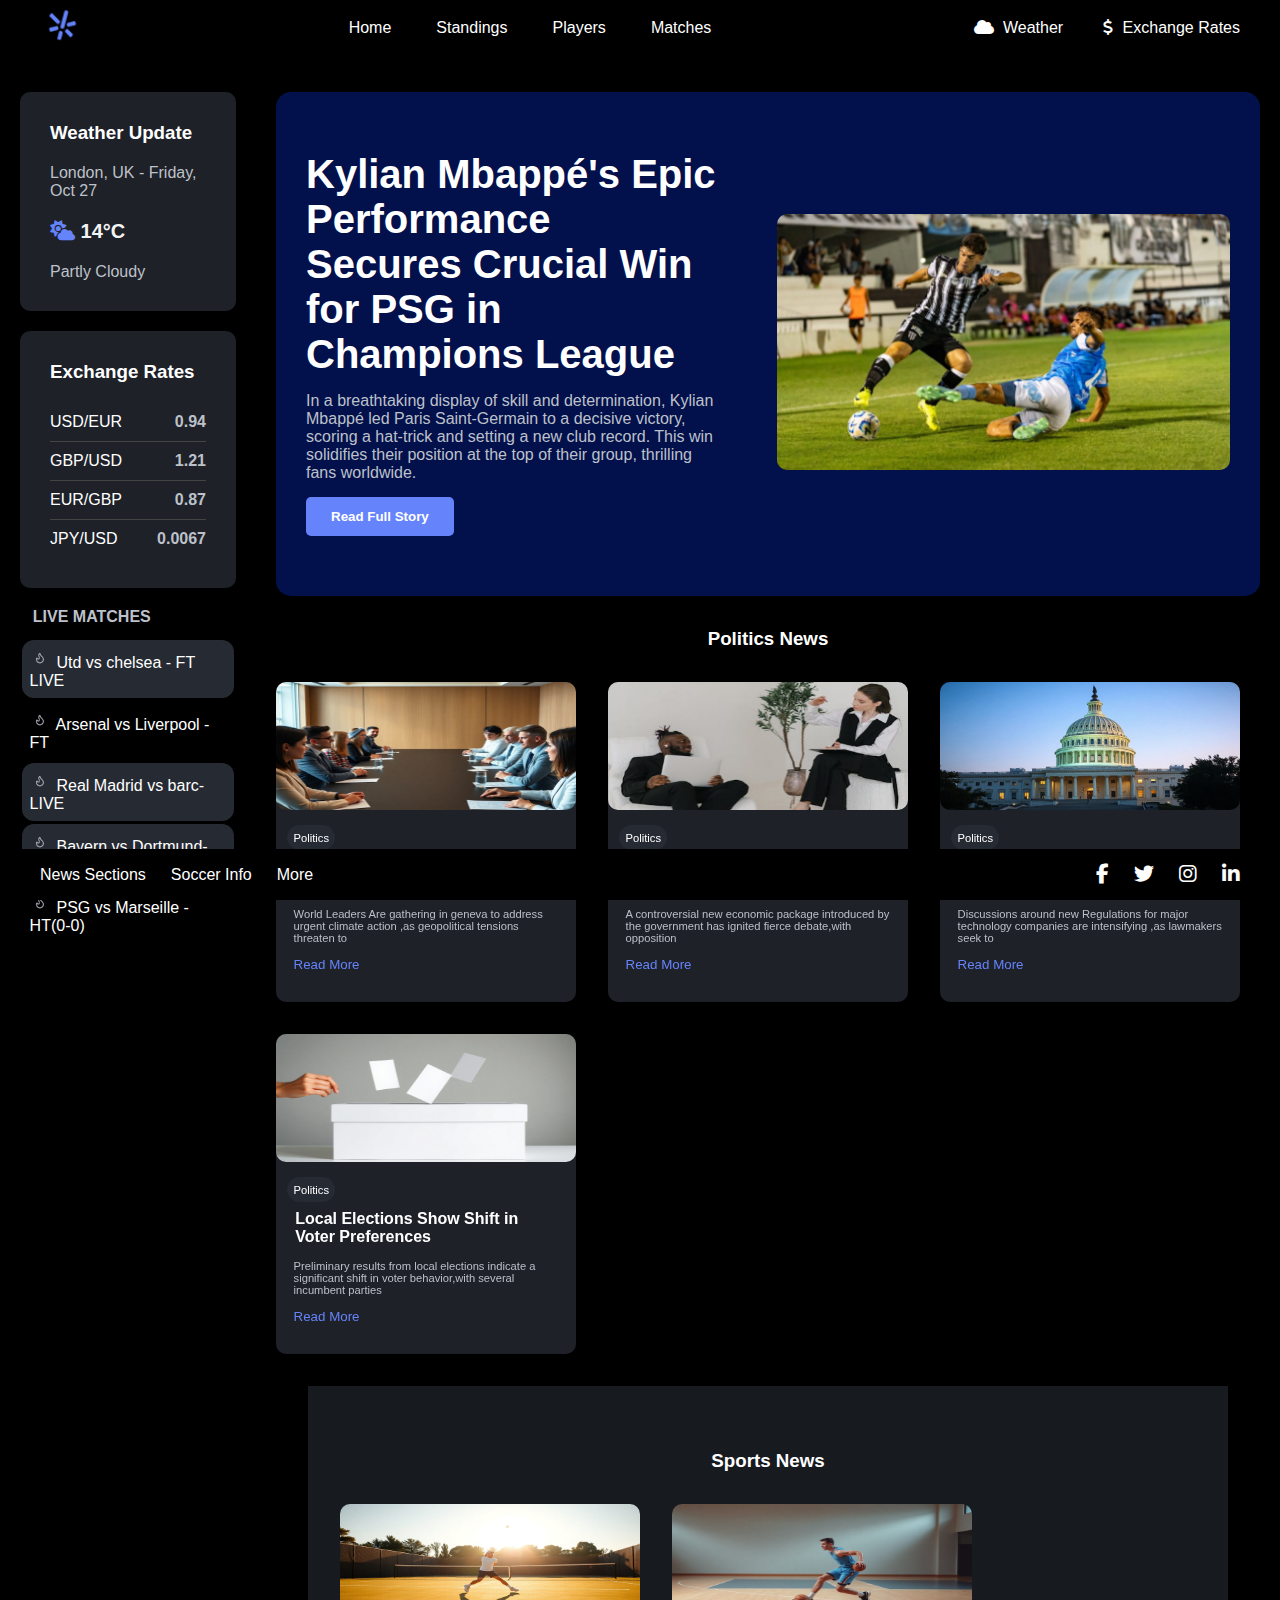
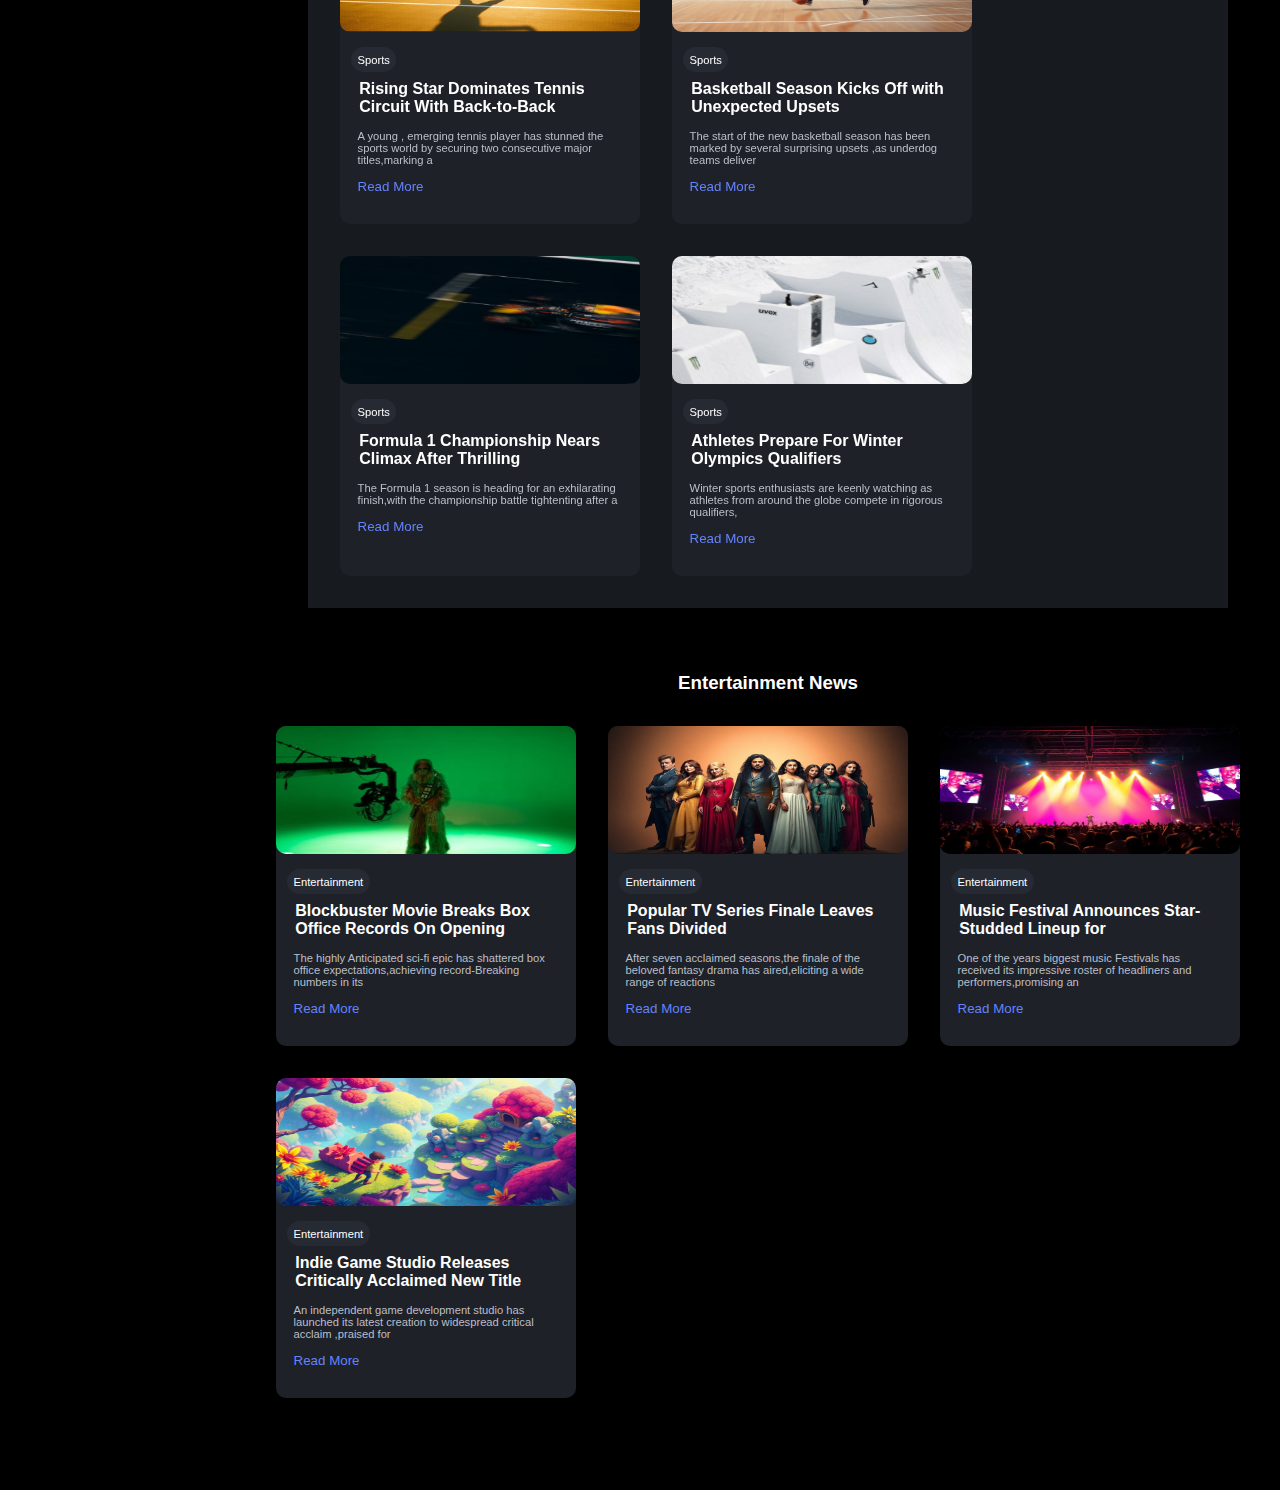
<file: homepage2.html>
<!DOCTYPE html>
<html lang="en">
<head>
    <meta charset="UTF-8">
    <meta name="viewport" content="width=device-width, initial-scale=1.0">
    <title>Football and News Website</title>
    <link rel="stylesheet" href="style2.css">
    <link rel="stylesheet" href="https://cdnjs.cloudflare.com/ajax/libs/font-awesome/6.6.0/css/all.min.css">

</head>
<body>
    <nav class="navbar">
        <div id="logo"><a href="#"><img src="imgs/Selection.png" alt=""></a></div>
        <ul class="nav-links">
            <li><a href="#">Home</a></li>
            <li><a href="#">Standings</a></li>
            <li><a href="#">Players</a></li>
            <li><a href="#">Matches</a></li>
        </ul>
        <ul class="right-links">
            <li><a href="#"><i class="fa-solid fa-cloud"></i> Weather</a></li>
            <li><a href="#"><i class="fa-solid fa-dollar-sign"></i> Exchange Rates</a></li>
        </ul>
    </nav>

    <div class="layout">
        <aside class="side-bar">
            <div class="weather-update">
                <h3>Weather Update</h3>
                <p>London, UK - Friday, Oct 27</p>
                <p id="degree"><i class="fa-solid fa-cloud-sun"></i> 14°C</p>
                <p>Partly Cloudy</p>
            </div>
            <div class="exchange-rates">
                <h3>Exchange Rates</h3>
                <div class="exchange-row">
                    <span class="currency">USD/EUR</span>
                    <span class="rate">0.94</span>
                </div>
                <div class="exchange-row">
                    <span class="currency">GBP/USD</span>
                    <span class="rate">1.21</span>
                </div>
                <div class="exchange-row">
                    <span class="currency">EUR/GBP</span>
                    <span class="rate">0.87</span>
                </div>
                <div class="exchange-row">
                    <span class="currency">JPY/USD</span>
                    <span class="rate">0.0067</span>
                </div>
            </div>
            <div class="live-matches">
                
            </div>

<div class="liveMatches">
<p  class="color-faded headOfMatch">LIVE MATCHES</p>
<div class="matches">
<div class="match backfaded"> <img src="./imgs/Selection (13).png"> Utd vs chelsea - FT <span>LIVE</span></div>
<div class="match "> <img src="./imgs/Selection (13).png"> Arsenal vs Liverpool - FT</div>
<div class="match backfaded"><img src="./imgs/Selection (13).png"> Real Madrid vs barc-<span>LIVE</span></div>
<div class="match backfaded"><img src="./imgs/Selection (13).png"> Bayern vs Dortmund-<span>LIVE</span></div>
<div class="match"><img src="./imgs/Selection (13).png"> PSG vs Marseille -HT(0-0)</div>
</div>

</div>



        </aside>
        <div class="main">
            <header>
                <div class="left-content">
                    <h1>Kylian Mbappé's Epic Performance Secures Crucial Win for PSG in Champions League</h1>
                    <p>In a breathtaking display of skill and determination, Kylian Mbappé led Paris Saint-Germain to a decisive victory, scoring a hat-trick and setting a new club record. This win solidifies their position at the top of their group, thrilling fans worldwide.</p>
                    <button>Read Full Story</button>
                </div>
                <div class="right-content">
                    <img src="imgs/Selection(1).png" alt="">
                </div>
            </header>
       
           
<h3 class="head"> Politics News</h3>
<section class="one-three">
<div class="cards">

<div class="card">

<img src="./imgs/Selection (1).png" class="img-card" alt="news1">

<div class="details">
    <div class="politics">
<p>Politics</p>
    </div>
<div class="headOfSection">Global Leaders Convene for climate Summit Amid Rising</div>
<p>World Leaders Are gathering in geneva to address urgent climate action ,as geopolitical tensions threaten to</p>
<button>Read More</button>
</div>
</div>


<div class="card">
<img src="./imgs/Selection (2).png" class="img-card" alt="news1">
<div class="details">
    <div class="politics">
<p>Politics</p>
    </div>
<div class="headOfSection">New Economic Policy sparks Debate in parliament</div>
<p>A controversial new economic package introduced by the government has ignited fierce debate,with opposition</p>
<button>Read More</button>
</div>
</div>

<div class="card">
<img src="./imgs/Selection (3).png" class="img-card" alt="news1">
<div class="details">
    <div class="politics">
<p>Politics</p>
    </div>
<div class="headOfSection">Tech Regulation Takes Center Stage in Washington D.C.</div>
<p>Discussions around new Regulations for major technology companies are intensifying ,as lawmakers seek to</p>
<button>Read More</button>
</div>
</div>

<div class="card">
<img src="./imgs/Selection (4).png" class="img-card"  alt="news1">
<div class="details">
    <div class="politics">
<p>Politics</p>
    </div>
<div class="headOfSection">Local Elections Show Shift in Voter Preferences</div>
<p>Preliminary results from local elections indicate a significant shift in voter behavior,with several incumbent parties</p>
<button>Read More</button>
</div>
</div>
</div>

</section>
           

<div class="full-two">
    <h3 class="head"> Sports News</h3>
<section class="one-three">
<div class="cards">

<div class="card">

<img src="./imgs/Selection (9).png" class="img-card" alt="news1">

<div class="details">
    <div class="sports">
<p>Sports</p>
    </div>
<div class="headOfSection">Rising Star Dominates Tennis Circuit With Back-to-Back</div>
<p>A young , emerging tennis player has stunned the sports world by securing two consecutive major titles,marking a </p>
<button>Read More</button>
</div>
</div>


<div class="card">
<img src="./imgs/Selection (10).png" class="img-card" alt="news1">
<div class="details">
    <div class="sports">
<p>Sports</p>
    </div>
<div class="headOfSection">Basketball Season Kicks Off with Unexpected Upsets</div>
<p>The start of the new basketball season has been marked by several surprising upsets ,as underdog teams deliver</p>
<button>Read More</button>
</div>
</div>

<div class="card">
<img src="./imgs/Selection (11).png" class="img-card" alt="news1">
<div class="details">
    <div class="sports">
<p>Sports</p>
    </div>
<div class="headOfSection">Formula 1 Championship Nears Climax After Thrilling</div>
<p>The Formula 1 season is heading for an exhilarating finish,with the championship battle tightenting after a</p>
<button>Read More</button>
</div>
</div>

<div class="card">
<img src="./imgs/Selection (12).png" class="img-card"  alt="news1">
<div class="details">
    <div class="sports">
<p>Sports</p>
    </div>
<div class="headOfSection">Athletes Prepare For Winter Olympics Qualifiers</div>
<p>Winter sports enthusiasts are keenly watching as athletes from around the globe compete in rigorous qualifiers,</p>
<button>Read More</button>
</div>
</div>
</div>

</section>
</div>
<h3 class="head"> Entertainment News</h3>
<section class="one-three">
<div class="cards">

<div class="card">

<img src="./imgs/Selection (6).png" class="img-card" alt="news1">

<div class="details">
    <div class="Entertainment">
<p>Entertainment</p>
    </div>
<div class="headOfSection">Blockbuster Movie Breaks Box Office Records On Opening</div>
<p>The highly Anticipated sci-fi epic has shattered box office expectations,achieving record-Breaking numbers in its</p>
<button>Read More</button>
</div>
</div>


<div class="card">
<img src="./imgs/Selection (7).png" class="img-card" alt="news1">
<div class="details">
    <div class="Entertainment">
<p>Entertainment</p>
    </div>
<div class="headOfSection">Popular TV Series Finale Leaves Fans Divided</div>
<p>After seven acclaimed seasons,the finale of the beloved fantasy drama has aired,eliciting a wide range of reactions</p>
<button>Read More</button>
</div>
</div>

<div class="card">
<img src="./imgs/Selection (8).png" class="img-card" alt="news1">
<div class="details">
    <div class="Entertainment">
<p>Entertainment</p>
    </div>
<div class="headOfSection">Music Festival Announces Star-Studded Lineup for</div>
<p>One of the years biggest music Festivals has received its impressive roster of headliners and performers,promising an</p>
<button>Read More</button>
</div>
</div>

<div class="card">
<img src="./imgs/Selection (5).png" class="img-card"  alt="news1">
<div class="details">
    <div class="Entertainment">
<p>Entertainment</p>
    </div>
<div class="headOfSection">Indie Game Studio Releases Critically Acclaimed New Title</div>
<p>An independent game development studio has launched its latest creation to widespread critical acclaim ,praised for</p>
<button>Read More</button>
</div>
</div>
</div>

</section>



    </div>

    <footer class="footer">
        <ul class="left-footer">
            <li><a href="#">News Sections</a></li>
            <li><a href="#">Soccer Info</a></li>
            <li><a href="#">More</a></li>
        </ul>
        <ul class="right-footer">
            <li><a href="#"><i class="fa-brands fa-facebook-f"></i></a></li>
            <li><a href="#"><i class="fa-brands fa-twitter"></i></a></li>
            <li><a href="#"><i class="fa-brands fa-instagram"></i></a></li>
            <li><a href="#"><i class="fa-brands fa-linkedin-in"></i></a></li>
        </ul>
    </footer>
</body>
</html>
</file>
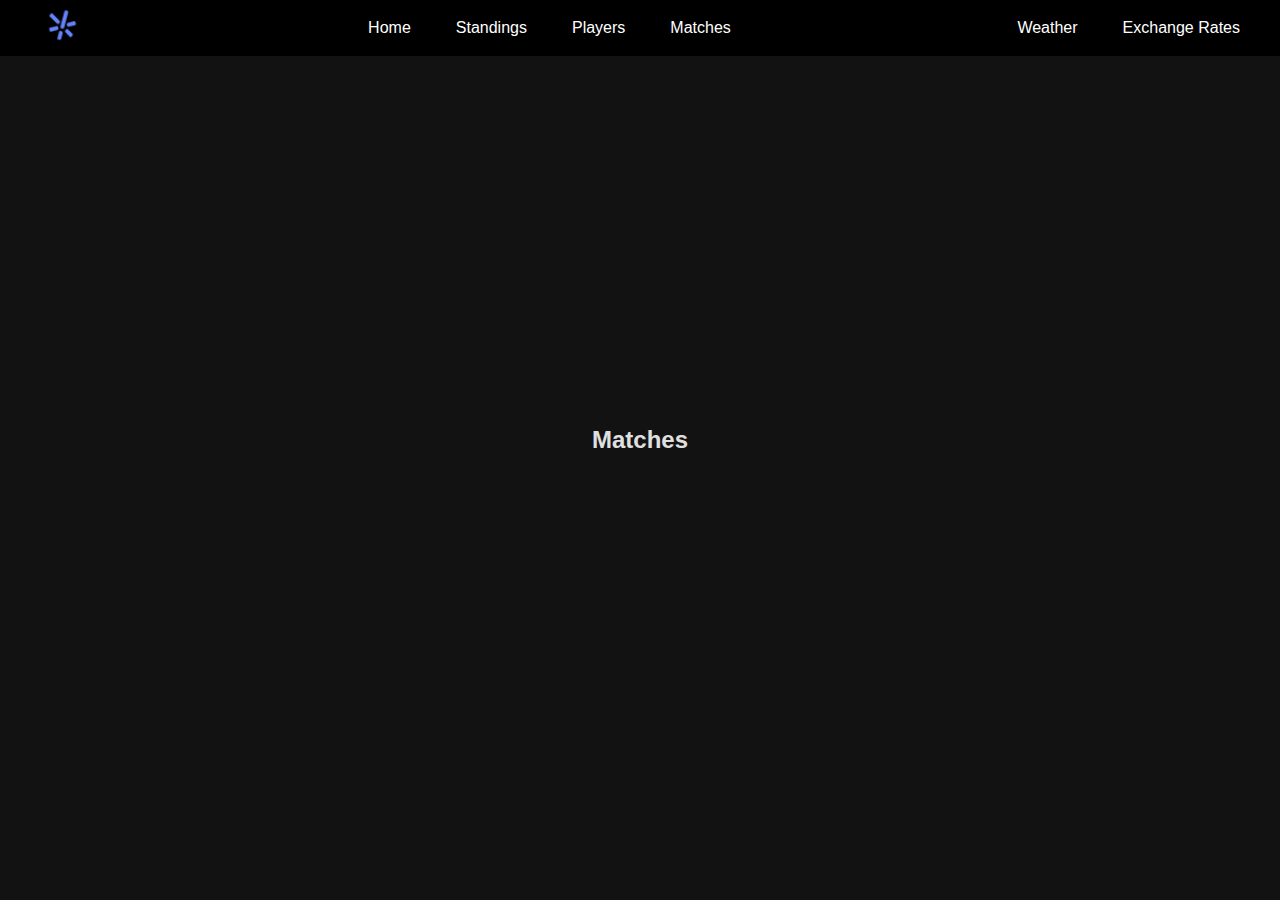
<file: matches.html>
<!DOCTYPE html>
<html lang="en">
<head>
    <meta charset="UTF-8">
    <meta name="viewport" content="width=device-width, initial-scale=1.0">
    <title>Matches</title>
    <link rel="stylesheet" href="./styles/style.css">
    <style>
    
    *{
        padding: 0px;
        margin: 0px;
        box-sizing: border-box;
    }
    /*
    some body styles overwrite in style.css because it effect the matches page ==== 
    */
    body::before {
        display: initial !important;
    }
    body {
      padding-bottom: 0px !important;  
    }

    .container {
        font-family:  'Poppins', sans-serif;
        background-color: #121212; 
        color: #ffffff;
        display: flex;
        justify-content: center;
        align-items: center;
        min-height: 100vh;
        margin: 0;
    }
    
   
    .matches-section {
        width: 100%;
        max-width: 600px;
        padding: 20px;
    }
    
    .section-title {
        text-align: center;
        font-size: 24px;
        font-weight: 600;
        margin-bottom: 20px;
        color: #e0e0e0;
    }
    
    #matches-container {
        display: flex;
        flex-direction: column;
        gap: 15px;
    }
    
    .match-card {
        background-color: #1e1e1e;
        border-radius: 12px;
        border: 1px solid #333;
        overflow: hidden;
    }
    .match-card-container {
        padding: 16px;

        display: flex;
        justify-content: space-between;
        align-items: center;
    } 
    
    .team {
        display: flex;
        flex-direction: column;
        flex: 1; /* Each team takes equal space */
        text-align: center;
        font-size: 16px;
        font-weight: 500;
        align-items: center;
    }

    
    .match-info {
        display: flex;
        flex-direction: column;
        align-items: center;
        margin: 0 20px;
    }
    
    .score {
        font-size: 28px;
        font-weight: bold;
        letter-spacing: 2px;
    }
    .league-container {
        display:flex;
        flex-direction:column;
        gap:5px;
        align-items:center;
        justify-content:center;
        margin-bottom: 30px;
    }
    .league-container img {
        max-width: 100%;
    }
    
    .match-status {
        font-size: 12px;
        color: #aaa;
        margin-top: 4px;
        background-color: #333;
        padding: 2px 8px;
        border-radius: 8px;
    }
    .league-description {
        padding: 5px;
        font-weight: bold;
        font-size: 20px;
    }
    .team-img {
        margin-bottom: 20px;
        max-width: 70%;
    }
    </style>
</head>
<body>
    
    <nav class="navbar">
        <div id="logo"><a href="#"><img src="imgs/Selection.png" alt=""></a></div>
        <ul class="nav-links">
            <li><a href="#">Home</a></li>
            <li><a href="#">Standings</a></li>
            <li><a href="players.html">Players</a></li>
            <li><a href="matches.html">Matches</a></li>
        </ul>
        <ul class="right-links">
            <li><a href="#"><i class="fa-solid fa-cloud"></i> Weather</a></li>
            <li><a href="#"><i class="fa-solid fa-dollar-sign"></i> Exchange Rates</a></li>
        </ul>

    </nav>
    <div class="container">
        <section class="matches-section">
            <h2 class="section-title">Matches</h2>
            <div id="matches-container">
                
            </div>
        </section>
    </div>


    <script>
// Wait for the HTML document to be fully loaded
 function formatDate(date) {
  date = new Date(date)
  const year = date.getFullYear();
  const month = String(date.getMonth() + 1).padStart(2, '0');
  const day = String(date.getDate()).padStart(2, '0');
  return `${year}-${month}-${day}`;
}
document.addEventListener('DOMContentLoaded', async() => {

    const data = await (await fetch(`https://apiv2.allsportsapi.com/football/?met=Fixtures&APIkey=06b4fde147590190ce297cfbce977d4a422fbb11f9f9ad180a397a9065ac61e9&leagueId=152&from=${formatDate((new Date()) - 1000 * 60 * 60 * 24 * 30)}&to=${formatDate((new Date()))}`)).json()
    const err = !data.success
    console.log(err)
    console.log(data)

    // Sample data for the matches. You could get this from an API later.
    // const matchesData = [
    //     {   league:"Premier League",
    //         leagueLogo:"https://apiv2.allsportsapi.com/logo/logo_leagues/152_premier-league.png",
    //         homeTeamLogo:"https://apiv2.allsportsapi.com/logo/3086_brentford.jpg",
    //         awayTeamLogo:"https://apiv2.allsportsapi.com/logo/80_manchester-city.jpg",

    //         leagueLogo:"https://apiv2.allsportsapi.com/logo/logo_leagues/152_premier-league.png",

    //         homeTeam: 'Team A',
    //         awayTeam: 'Team B',
    //         homeScore: 2,
    //         awayScore: 1,
    //         status: 'FT' // Full Time
    //     },
    //     { league:"Premier League",
    //       leagueLogo:"https://apiv2.allsportsapi.com/logo/logo_leagues/152_premier-league.png",

    //         homeTeam: 'Team C',
    //         awayTeam: 'Team D',
    //         homeScore: 0,
    //         awayScore: 0,
    //         status: "18:00" // Kick-off time
    //     },
    //     { league:"Premier League",
    //       leagueLogo:"https://apiv2.allsportsapi.com/logo/logo_leagues/152_premier-league.png",

    //         homeTeam: 'Team E',
    //         awayTeam: 'Team F',
    //         homeScore: 1,
    //         awayScore: 1,
    //         status: "LIVE" // Live match
    //     }
    // ];
    let MatchesDATA;
    // Find the container element in the HTML
    const matchesContainer = document.getElementById('matches-container');
    if(!err){
      MatchesDATA = data.result

    }
    // Function to generate and display all match cards
    function renderMatches() {
        // Clear any existing content
        matchesContainer.innerHTML = '';
        // Loop through each match in our data array

        MatchesDATA.forEach(match => {
            // Create a new div element for the match card
            const result = match.event_ft_result.split(" - ")
            const matchCard = document.createElement('div');
            matchCard.classList.add('match-card');
            console.log(match)
            // Set the inner HTML of the card using the match data
            matchCard.innerHTML = `
              <div class="league-container ">
              <img src="${match.league_logo}"/>
              <p class="league-description">${match.league_name}</p>
              </div>
              <div class="match-card-container">

                <div class="team home-team">
                <img class='team-img' src="${match.home_team_logo}"/>
                ${match.event_home_team}</div>
                <div class="match-info">
                    <div class="score">${result[0]} : ${result[1]}</div>
                    <div class="match-status">FT</div>
                </div>
                <div class="team away-team">
                <img class='team-img' src="${match.away_team_logo}"/>
                ${match.event_away_team}</div>
                </div>
            `;

            // Add the newly created card to the container
            matchesContainer.appendChild(matchCard);
        });
    }

    // Call the function to display the matches when the page loads
    renderMatches();

});
    </script>
</body>
</html>
</file>
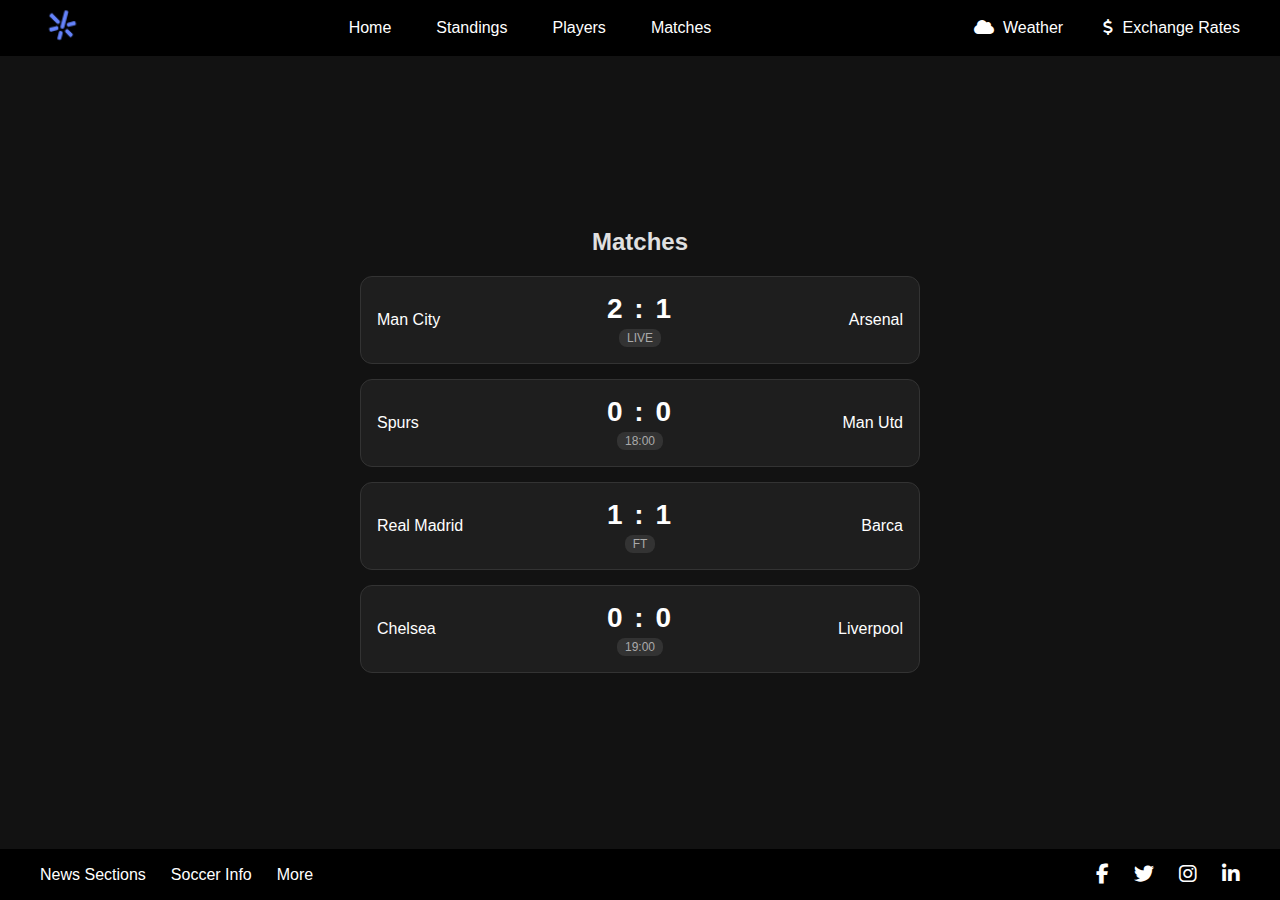
<file: pages/matches.html>
<!DOCTYPE html>
<html lang="en">
  <head>
    <meta charset="UTF-8" />
    <meta name="viewport" content="width=device-width, initial-scale=1.0" />
    <title>Matches</title>
    <link rel="stylesheet" href="../styles/style.css" />
    <link
      rel="stylesheet"
      href="https://cdnjs.cloudflare.com/ajax/libs/font-awesome/6.6.0/css/all.min.css"
    />
    <style>
      * {
        padding: 0px;
        margin: 0px;
        box-sizing: border-box;
      }
      /*
    some body styles overwrite in style.css because it effect the matches page ==== 
    */
      body::before {
        display: initial !important;
      }
      body {
        padding-bottom: 0px !important;
      }

      .container {
        font-family: "Poppins", sans-serif;
        background-color: #121212;
        color: #ffffff;
        display: flex;
        justify-content: center;
        align-items: center;
        min-height: 100vh;
        margin: 0;
      }

      .matches-section {
        width: 100%;
        max-width: 600px;
        padding: 20px;
      }

      .section-title {
        text-align: center;
        font-size: 24px;
        font-weight: 600;
        margin-bottom: 20px;
        color: #e0e0e0;
      }

      #matches-container {
        display: flex;
        flex-direction: column;
        gap: 15px;
      }

      .match-card {
        background-color: #1e1e1e;
        border-radius: 12px;
        padding: 16px;
        display: flex;
        justify-content: space-between;
        align-items: center;
        border: 1px solid #333;
      }

      .team {
        flex: 1; /* Each team takes equal space */
        text-align: center;
        font-size: 16px;
        font-weight: 500;
      }

      .team.home-team {
        text-align: left;
      }

      .team.away-team {
        text-align: right;
      }

      .match-info {
        display: flex;
        flex-direction: column;
        align-items: center;
        margin: 0 20px;
      }

      .score {
        font-size: 28px;
        font-weight: bold;
        letter-spacing: 2px;
      }

      .match-status {
        font-size: 12px;
        color: #aaa;
        margin-top: 4px;
        background-color: #333;
        padding: 2px 8px;
        border-radius: 8px;
      }
    </style>
  </head>
  <body>
    <nav class="navbar">
      <div id="logo">
        <a href="#"><img src="../imgs/Selection.png" alt="" /></a>
      </div>
      <ul class="nav-links">
        <li><a href="../index.html">Home</a></li>
        <li><a href="stats.html">Standings</a></li>
        <li><a href="players.html">Players</a></li>
        <li><a href="matches.html" class="active">Matches</a></li>
      </ul>
      <ul class="right-links">
        <li>
          <a href="#"><i class="fa-solid fa-cloud"></i> Weather</a>
        </li>
        <li>
          <a href="#"><i class="fa-solid fa-dollar-sign"></i> Exchange Rates</a>
        </li>
      </ul>
    </nav>
    <div class="container">
      <section class="matches-section">
        <h2 class="section-title">Matches</h2>
        <div id="matches-container"></div>
      </section>
    </div>

    <footer class="footer">
      <ul class="left-footer">
        <li><a href="#">News Sections</a></li>
        <li><a href="#">Soccer Info</a></li>
        <li><a href="#">More</a></li>
      </ul>
      <ul class="right-footer">
        <li>
          <a href="#"><i class="fa-brands fa-facebook-f"></i></a>
        </li>
        <li>
          <a href="#"><i class="fa-brands fa-twitter"></i></a>
        </li>
        <li>
          <a href="#"><i class="fa-brands fa-instagram"></i></a>
        </li>
        <li>
          <a href="#"><i class="fa-brands fa-linkedin-in"></i></a>
        </li>
      </ul>
    </footer>

    <script>
      // Wait for the HTML document to be fully loaded
      document.addEventListener("DOMContentLoaded", () => {
        // Sample data for the matches. You could get this from an API later.
        const matchesData = [
          {
            homeTeam: "Man City",
            awayTeam: "Arsenal",
            homeScore: 2,
            awayScore: 1,
            status: "LIVE", // Live Match
          },
          {
            homeTeam: "Spurs",
            awayTeam: "Man Utd",
            homeScore: 0,
            awayScore: 0,
            status: "18:00", // Kick-off time
          },
          {
            homeTeam: "Real Madrid",
            awayTeam: "Barca",
            homeScore: 1,
            awayScore: 1,
            status: "FT", // Full Time
          },
          {
            homeTeam: "Chelsea",
            awayTeam: "Liverpool",
            homeScore: 0,
            awayScore: 0,
            status: "19:00", // Kick-off time
          },
        ];

        // Find the container element in the HTML
        const matchesContainer = document.getElementById("matches-container");

        // Function to generate and display all match cards
        function renderMatches() {
          // Clear any existing content
          matchesContainer.innerHTML = "";

          // Loop through each match in our data array
          matchesData.forEach((match) => {
            // Create a new div element for the match card
            const matchCard = document.createElement("div");
            matchCard.classList.add("match-card");

            // Set the inner HTML of the card using the match data
            matchCard.innerHTML = `
                <div class="team home-team">${match.homeTeam}</div>
                <div class="match-info">
                    <div class="score">${match.homeScore} : ${match.awayScore}</div>
                    <div class="match-status">${match.status}</div>
                </div>
                <div class="team away-team">${match.awayTeam}</div>
            `;

            // Add the newly created card to the container
            matchesContainer.appendChild(matchCard);
          });
        }

        // Call the function to display the matches when the page loads
        renderMatches();
      });
    </script>
  </body>
</html>
</file>
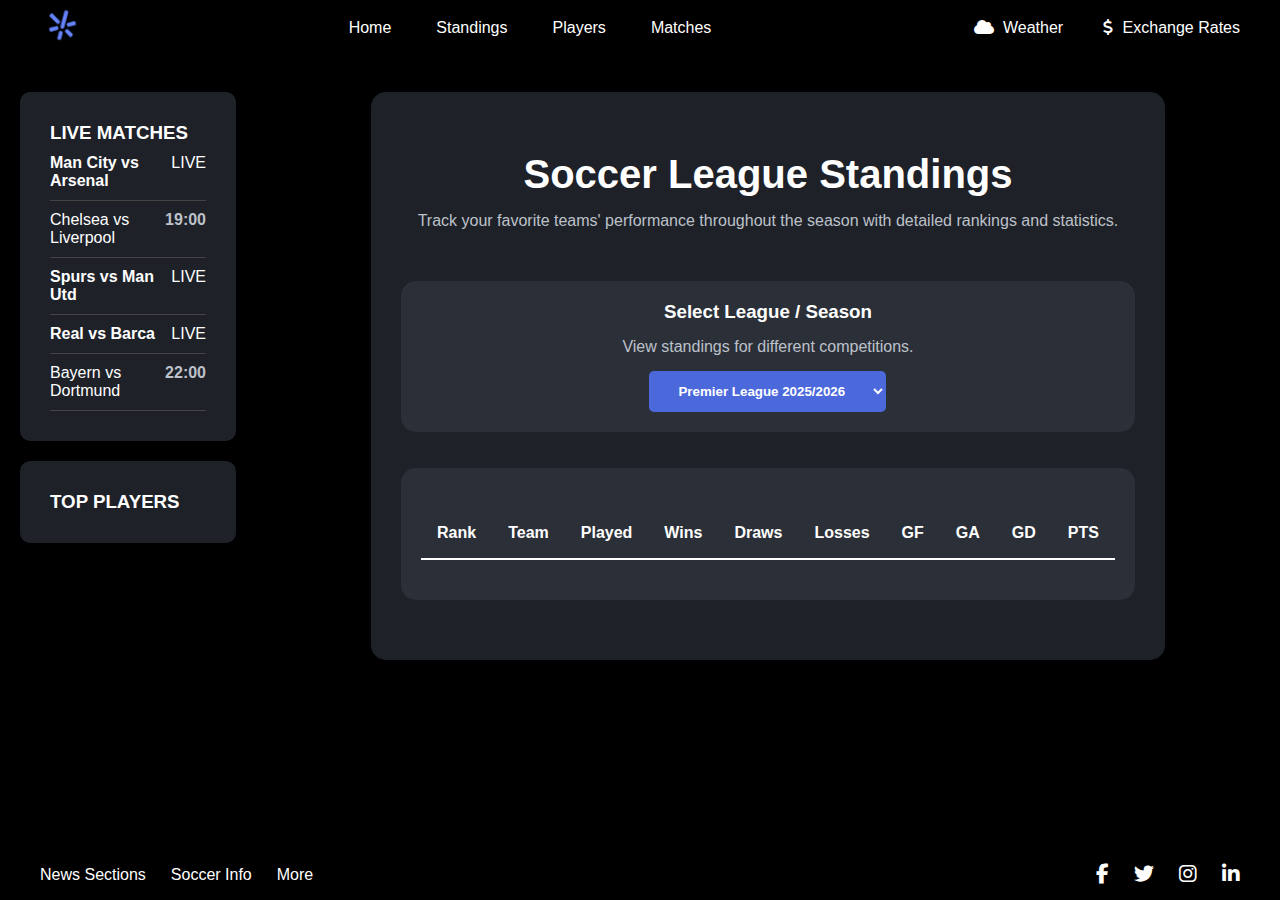
<file: pages/stats.html>
<!DOCTYPE html>
<html lang="en">
  <head>
    <meta charset="UTF-8" />
    <meta name="viewport" content="width=device-width, initial-scale=1.0" />
    <title>Football and News Website</title>
    <link rel="stylesheet" href="../styles/stats.css" />
    <link
      rel="stylesheet"
      href="https://cdnjs.cloudflare.com/ajax/libs/font-awesome/6.6.0/css/all.min.css"
    />
  </head>
  <body>
    <nav class="navbar">
      <div id="logo">
        <a href="#"><img src="../imgs/Selection.png" alt="" /></a>
      </div>
      <ul class="nav-links">
        <li><a href="../index.html">Home</a></li>
        <li><a href="stats.html">Standings</a></li>
        <li><a href="players.html">Players</a></li>
        <li><a href="matches.html">Matches</a></li>
      </ul>
      <ul class="right-links">
        <li>
          <a href="#"><i class="fa-solid fa-cloud"></i> Weather</a>
        </li>
        <li>
          <a href="#"><i class="fa-solid fa-dollar-sign"></i> Exchange Rates</a>
        </li>
      </ul>
    </nav>

    <div class="layout">
      <aside class="side-bar">
        <div class="live-matches">
          <h3>LIVE MATCHES</h3>
          <div class="matches-row">
            <span class="live-match">Man City vs Arsenal</span>
            <span class="LIVE">LIVE</span>
          </div>
          <div class="matches-row">
            <span class="match">Chelsea vs Liverpool</span>
            <span class="rate">19:00</span>
          </div>
          <div class="matches-row">
            <span class="live-match">Spurs vs Man Utd</span>
            <span class="LIVE">LIVE</span>
          </div>
          <div class="matches-row">
            <span class="live-match">Real vs Barca</span>
            <span class="LIVE">LIVE</span>
          </div>
          <div class="matches-row">
            <span class="match">Bayern vs Dortmund</span>
            <span class="rate">22:00</span>
          </div>
        </div>
        <div class="top-players">
                <h3>TOP PLAYERS</h3>
                <!-- <div class="top-players-row">
                    <span class="top-player">Mohamed Salah</span>
                    <span class="top-goal">29 GOAL</span>
                </div>
                <div class="top-players-row">
                    <span class="player">Alexander Isak</span>
                    <span class="goal">23 GOAL</span>
                </div>
                <div class="top-players-row">
                    <span class="player">Erling Haaland</span>
                    <span class="goal">22 GOAL</span>
                </div>
                <div class="top-players-row">
                    <span class="player">Bryan Mbeumo</span>
                    <span class="goal">20 GOAL</span>
                </div>
                <div class="top-players-row">
                    <span class="player">Chris Wood</span>
                    <span class="goal">20 GOAL</span>
                </div> -->
            </div>
      </aside>
      
      <div class="main">
        <header>
          <div class="left-content">
            <h1>Soccer League Standings</h1>
            <p>
              Track your favorite teams' performance throughout the season with
              detailed rankings and statistics.
            </p>
            <br><br>
            <div class="League-Selector">
                <h3>Select League / Season</h3>
                <p>View standings for different competitions.</p>
                <select class="league-select-input">
                    <option>Premier League 2025/2026</option>
                    <option>La Liga 2025/2026</option>
                    <option>Serie A 2025/2026</option>
                    <option>Bundesliga 2025/2026</option>
                    <option>Ligue 1 2025/2026</option>
                </select>
            </div>
            <br><br>
            <div class="standing-container">
              <table class="standing-table" id="standingsTable">
                <thead>
                    <tr class="standing-main-row">
                    <th class="standing-elements">Rank</th>
                    <th class="standing-team">Team</th>
                    <th class="standing-elements">Played</th>
                    <th class="standing-elements">Wins</th>
                    <th class="standing-elements">Draws</th>
                    <th class="standing-elements">Losses</th>
                    <th class="standing-elements">GF</th>
                    <th class="standing-elements">GA</th>
                    <th class="standing-elements">GD</th>
                    <th class="standing-elements">PTS</th>
                    </tr>
                </thead>
                <tbody></tbody>
              </table>
            </div>
            
            </div>
          </div>
        </header>
      </div>
    </div>

    <footer class="footer">
      <ul class="left-footer">
        <li><a href="#">News Sections</a></li>
        <li><a href="#">Soccer Info</a></li>
        <li><a href="#">More</a></li>
      </ul>
      <ul class="right-footer">
        <li>
          <a href="#"><i class="fa-brands fa-facebook-f"></i></a>
        </li>
        <li>
          <a href="#"><i class="fa-brands fa-twitter"></i></a>
        </li>
        <li>
          <a href="#"><i class="fa-brands fa-instagram"></i></a>
        </li>
        <li>
          <a href="#"><i class="fa-brands fa-linkedin-in"></i></a>
        </li>
      </ul>
    </footer>
        <script src="../scripts/stats.js"></script>

  </body>
  
</html>
</file>
<file: style2.css>
* {
    margin: 0;
    padding: 0;
    box-sizing: border-box;
}
html {
    font-size: 16px;
}
body {
    font-family: 'Poppins', sans-serif;
    padding-bottom: 70px;
    background-color: black;
    color: white;
}

/* -------------------- Nav -------------------- */
.navbar {
    position: fixed;
    top: 0;
    left: 0;
    width: 100%;
    background-color: black;
    color: white;
    display: flex;
    justify-content: space-between;
    align-items: center;
    padding: 6px 40px;
}

#logo img {
    height: 40px;
}

ul {
    list-style: none;
}

a {
    text-decoration: none;
    color: white;
    transition: 0.3s;
}

.nav-links {
    display: flex;
    justify-content: center;
    gap: 45px;
}

.right-links {
    display: flex;
    align-items: center;
    gap: 40px;
}

a:hover {
    color: #6583fb;
}

.right-links i {
    color: white;
    margin-right: 5px;
}

body::before {
    content: "";
    display: block;
    height: 70px;
}

/* -------------------- Footer -------------------- */
.footer {
    background-color: black;
    color: white;
    display: flex;
    justify-content: space-between;
    align-items: center;
    padding: 15px 40px;
    position: fixed;
    bottom: 0;
    width: 100%;
}

.footer ul {
    list-style: none;
    display: flex;
    gap: 25px;
}

.footer a {
    color: white;
    text-decoration: none;
    transition: 0.3s;
    font-weight: 500;
}

.footer a:hover {
    color: #6583fb;
}

.right-footer i {
    font-size: 20px;
    transition: 0.3s;
}

.right-footer i:hover { 
    color: #6583fb; 
}

/* -------------------- Layout -------------------- */
.layout {
    display: flex;
}

aside {
    width: 20%;
    padding: 20px;
    margin: 2px 0;
}

.main {
    background-color: black;
    color: white;
    width: 80%;
    padding: 20px;
    margin: 2px 0;
}

.weather-update ,
.exchange-rates {
    background-color: #1e2128;
    padding: 30px 30px;
    border-radius: 10px;
    margin-bottom: 20px;
}

.weather-update p {
    color: #bdc1ca;
    padding-top: 20px;
}

.weather-update p i {
    color: #6583fb;
}

#degree {
    font-weight: bolder;
    color: #f3f4f6;
    font-size: 20px;
}

.exchange-rates h3 {
    margin-bottom: 20px;
}

.exchange-row {
    display: flex;
    justify-content: space-between;
    padding: 10px 0;
    border-bottom: 1px solid #444;
}

.exchange-row:last-child {
    border-bottom: none;
}

.currency {
    font-weight: 500;
}

.rate {
    color: #bdc1ca;
    font-weight: bold;
}

header {
    background-color: #02104b;
    display: flex;
    justify-content: space-between;
    align-items: center;
    border-radius: 15px;
}

.left-content,
.right-content {
    padding: 60px 30px;
}

.left-content h1 {
    font-size: 40px;
}

.left-content p {
    margin: 15px 0;
    color: #bdc1ca;
}

.left-content button {
    padding: 12px 25px;
    background-color: #6583fb;
    color: white;
    border-radius: 5px;
    border-style: none;
    font-weight: 700;
    cursor: pointer;
    transition: 0.3s;
}

.left-content button:hover {
    background-color: #3a55c0;
}

.right-content img {
    border-radius: 10px;
}

/***********************************main*****************/
.head {
text-align: center;
padding: 2rem;
}

.img-card {
  height: 40%;   
  width: 100%; 
  border-radius: 10px;   
}
 
.card{
  /* box-shadow: 0 4px 8px 0 rgba(0, 0, 0, 0.2); */
  max-width: 300px;
  /* margin: auto; */
  height: 320px;
  /* text-align: center; */
  background-color: rgb(30, 33, 40);
  border-radius: 10px; 
} 

.details {
    height: 60%;
    color: white;
    margin: auto;
    padding:0.7rem;
    font-size: 0.7rem;
    display: flex;
    flex-direction: column;
    align-items: flex-start;
    position:relative;
}
.details h4 {
    padding: 0.6rem;
}

.details p {
    color:hsl(222, 11%, 76%) ;
}

.details p {
    padding: 0.4rem;
}

 .cards {
  display: flex;
  flex-wrap: wrap; 
  gap: 2rem; 
  justify-content:flex-start;
  /* width: 100%;
  margin: auto; */
}


 .headOfSection {
 font-size:1rem;
 font-weight: bold;
 padding: 0.5rem;
}

.details button {
   color: #6583FB;
   background: transparent;
   border: none;
   padding: 0.4rem;
}
 .Entertainment {
background-color: #262A33 ;
border-radius: 15px;

 }
.Entertainment p {
    color: white;
}
.politics {
    background-color: #262A33 ;
border-radius: 15px;
}

.politics p {
    color: white;
}

.sports {
    background-color: #262A33 ;
border-radius: 15px;
}
.sports p {
   color: white;
}

.full-two {
    background-color: #171A1F;
    margin: 2rem;
    padding: 2rem;
}

/******************* side bar live matches *********/

.match img {
height: 20px;

}
.matches {
    display: flex;
    flex-direction: column;
    justify-content:space-between ;
}

.headOfMatch{
    margin: 0.8rem;
    font-weight: 700;
}

.color-faded {
    color: #BDC1CA;
}
.backfaded {
    background-color: #262A33;
}
.match {
    border-radius: 12px;
    padding: 0.5rem;
margin: 0.1rem;
}
</file>
<file: styles/style.css>
* {
    margin: 0;
    padding: 0;
    box-sizing: border-box;
}

body {
    font-family: 'Poppins', sans-serif;
    padding-bottom: 70px;
    background-color: black;
    color: white;
}

/* -------------------- Nav -------------------- */
.navbar {
    position: fixed;
    top: 0;
    left: 0;
    width: 100%;
    background-color: black;
    color: white;
    display: flex;
    justify-content: space-between;
    align-items: center;
    padding: 6px 40px;
}

#logo img {
    height: 40px;
}

ul {
    list-style: none;
}

a {
    text-decoration: none;
    color: white;
    transition: 0.3s;
}

.nav-links {
    display: flex;
    justify-content: center;
    gap: 45px;
}

.right-links {
    display: flex;
    align-items: center;
    gap: 40px;
}

a:hover {
    color: #6583fb;
}

.right-links i {
    color: white;
    margin-right: 5px;
}

body::before {
    content: "";
    display: block;
    height: 70px;
}

/* -------------------- Footer -------------------- */
.footer {
    background-color: black;
    color: white;
    display: flex;
    justify-content: space-between;
    align-items: center;
    padding: 15px 40px;
    position: fixed;
    bottom: 0;
    width: 100%;
}

.footer ul {
    list-style: none;
    display: flex;
    gap: 25px;
}

.footer a {
    color: white;
    text-decoration: none;
    transition: 0.3s;
    font-weight: 500;
}

.footer a:hover {
    color: #6583fb;
}

.right-footer i {
    font-size: 20px;
    transition: 0.3s;
}

.right-footer i:hover { 
    color: #6583fb; 
}

/* -------------------- Layout -------------------- */
.layout {
    display: flex;
}

aside {
    width: 20%;
    padding: 20px;
    margin: 2px 0;
}

.main {
    background-color: black;
    color: white;
    width: 80%;
    padding: 20px;
    margin: 2px 0;
}

.weather-update ,
.exchange-rates {
    background-color: #1e2128;
    padding: 30px 30px;
    border-radius: 10px;
    margin-bottom: 20px;
}

.weather-update p {
    color: #bdc1ca;
    padding-top: 20px;
}

.weather-update p i {
    color: #6583fb;
}

#degree {
    font-weight: bolder;
    color: #f3f4f6;
    font-size: 20px;
}

.exchange-rates h3 {
    margin-bottom: 20px;
}

.exchange-row {
    display: flex;
    justify-content: space-between;
    padding: 10px 0;
    border-bottom: 1px solid #444;
}

.exchange-row:last-child {
    border-bottom: none;
}

.currency {
    font-weight: 500;
}

.rate {
    color: #bdc1ca;
    font-weight: bold;
}

header {
    background-color: #02104b;
    display: flex;
    justify-content: space-between;
    align-items: center;
    border-radius: 15px;
}

.left-content,
.right-content {
    padding: 60px 30px;
}

.left-content h1 {
    font-size: 40px;
}

.left-content p {
    margin: 15px 0;
    color: #bdc1ca;
}

.left-content button {
    padding: 12px 25px;
    background-color: #6583fb;
    color: white;
    border-radius: 5px;
    border-style: none;
    font-weight: 700;
    cursor: pointer;
    transition: 0.3s;
}

.left-content button:hover {
    background-color: #3a55c0;
}

.right-content img {
    border-radius: 10px;
}
</file>
<file: styles/stats.css>
* {
  margin: 0;
  padding: 0;
  box-sizing: border-box;
}

body {
  font-family: "Poppins", sans-serif;
  padding-bottom: 70px;
  background-color: black;
  color: white;
}

/* -------------------- Nav -------------------- */
.navbar {
  position: fixed;
  top: 0;
  left: 0;
  width: 100%;
  background-color: black;
  color: white;
  display: flex;
  justify-content: space-between;
  align-items: center;
  padding: 6px 40px;
}

#logo img {
  height: 40px;
}

ul {
  list-style: none;
}

a {
  text-decoration: none;
  color: white;
  transition: 0.3s;
}

.nav-links {
  display: flex;
  justify-content: center;
  gap: 45px;
}

.right-links {
  display: flex;
  align-items: center;
  gap: 40px;
}

a:hover {
  color: #6583fb;
}

.right-links i {
  color: white;
  margin-right: 5px;
}

body::before {
  content: "";
  display: block;
  height: 70px;
}
/* -------------------- Main -------------------- */

.main-stats-section {
  display: grid;
  grid-template-areas: "menu content";
  grid-template-columns: 1fr 3fr;
  gap: 5px;
  padding: 5px;
}
.aside-bar {
  grid-area: menu;
  background-color: beige;
}
.stats-section {
  grid-area: content;
}

/* -------------------- Footer -------------------- */
.footer {
  background-color: black;
  color: white;
  display: flex;
  justify-content: space-between;
  align-items: center;
  padding: 15px 40px;
  position: fixed;
  bottom: 0;
  width: 100%;
}

.footer ul {
  list-style: none;
  display: flex;
  gap: 25px;
}

.footer a {
  color: white;
  text-decoration: none;
  transition: 0.3s;
  font-weight: 500;
}

.footer a:hover {
  color: #6583fb;
}

.right-footer i {
  font-size: 20px;
  transition: 0.3s;
}

.right-footer i:hover {
  color: #6583fb;
}

/* -------------------- Layout -------------------- */
.layout {
  display: flex;
}

aside {
  width: 20%;
  padding: 20px;
  margin: 2px 0;
}

.main {
  display: flex;
  flex-direction: column;
  align-items: center;
  background-color: black;
  color: white;
  width: 80%;
  padding: 20px;
  margin: 2px 0;
}

.weather-update,
.exchange-rates,
.live-matches,
.top-players {
  background-color: #1e2128;
  padding: 30px 30px;
  border-radius: 10px;
  margin-bottom: 20px;
}

.weather-update p {
  color: #bdc1ca;
  padding-top: 20px;
}

.weather-update p i {
  color: #6583fb;
}

#degree {
  font-weight: bolder;
  color: #f3f4f6;
  font-size: 20px;
}

.exchange-rates h3 {
  margin-bottom: 20px;
}

.exchange-row,
.matches-row,
.top-players-row {
  display: flex;
  justify-content: space-between;
  padding: 10px 0;
  border-bottom: 1px solid #444;
}

.exchange-row:last-child {
  border-bottom: none;
}

.currency,
.match,
.player {
  font-weight: 500;
}
.live-match,
.top-player {
  font-weight: 700;
}

.rate,
.goal {
  color: #bdc1ca;
  font-weight: bold;
}
.live-rate {
  color: #d41c1c;
  font-weight: bold;
}
.top-goal {
  color: #11a041;
  font-weight: bold;
}

header {
  background-color: #1e2128;
  display: flex;
  justify-content: space-between;
  align-items: center;
  border-radius: 15px;
}

.left-content,
.right-content {
  padding: 60px 30px;
}

.left-content h1 {
  font-size: 40px;
}

.left-content p {
  margin: 15px 0;
  color: #bdc1ca;
}

.left-content button {
  padding: 12px 25px;
  background-color: #6583fb;
  color: white;
  border-radius: 5px;
  border-style: none;
  font-weight: 700;
  cursor: pointer;
  transition: 0.3s;
}

.left-content button:hover {
  background-color: #3a55c0;
}

.right-content img {
  border-radius: 10px;
}

.standing-table {
  border-collapse: collapse;
}
.standing-elements,
.standing-team {
  padding: 1rem;
}
.standing-elements,
.left-content {
  text-align: center;
}
.standing-team {
  text-align: left;
}

.standing-main-row {
  border-bottom: 2px solid white;
}
.standing-rows {
  border-bottom: 0.5px solid rgb(120, 117, 117);
}
.standing-container {
  background-color: #2b3038;
  width: 100%;
  margin: 0 auto;
  border-radius: 15px;
  padding: 40px 20px;
}

.standing-table {
  width: 100%;
  border-collapse: collapse;
  text-align: center;
}
.League-Selector {
  background-color: #2b3038;
  border-radius: 15px;
  padding: 20px 10px;
}
.league-select-input {
  padding: 12px 25px;
  background-color: #4c69dc;
  color: white;
  border-radius: 5px;
  border-style: none;
  font-weight: 700;
  cursor: pointer;
  transition: 0.3s;
}
</file>
